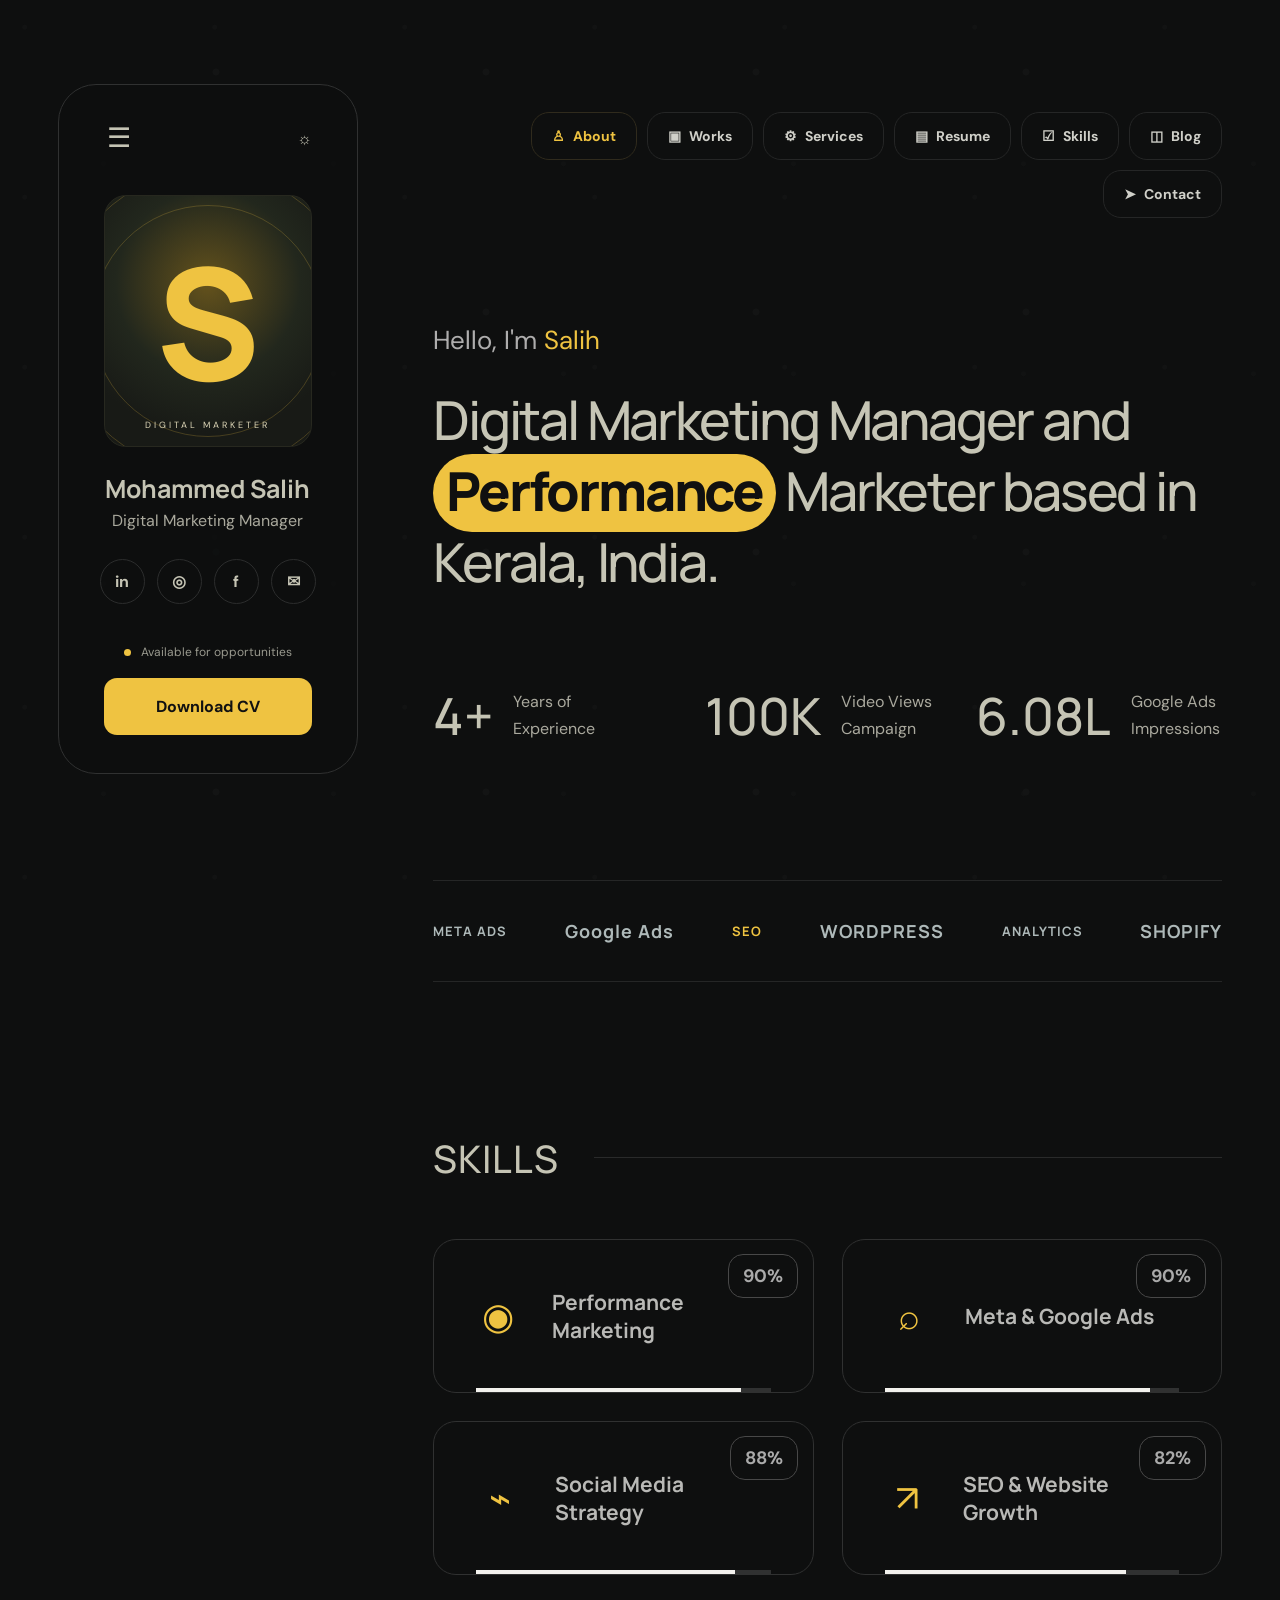
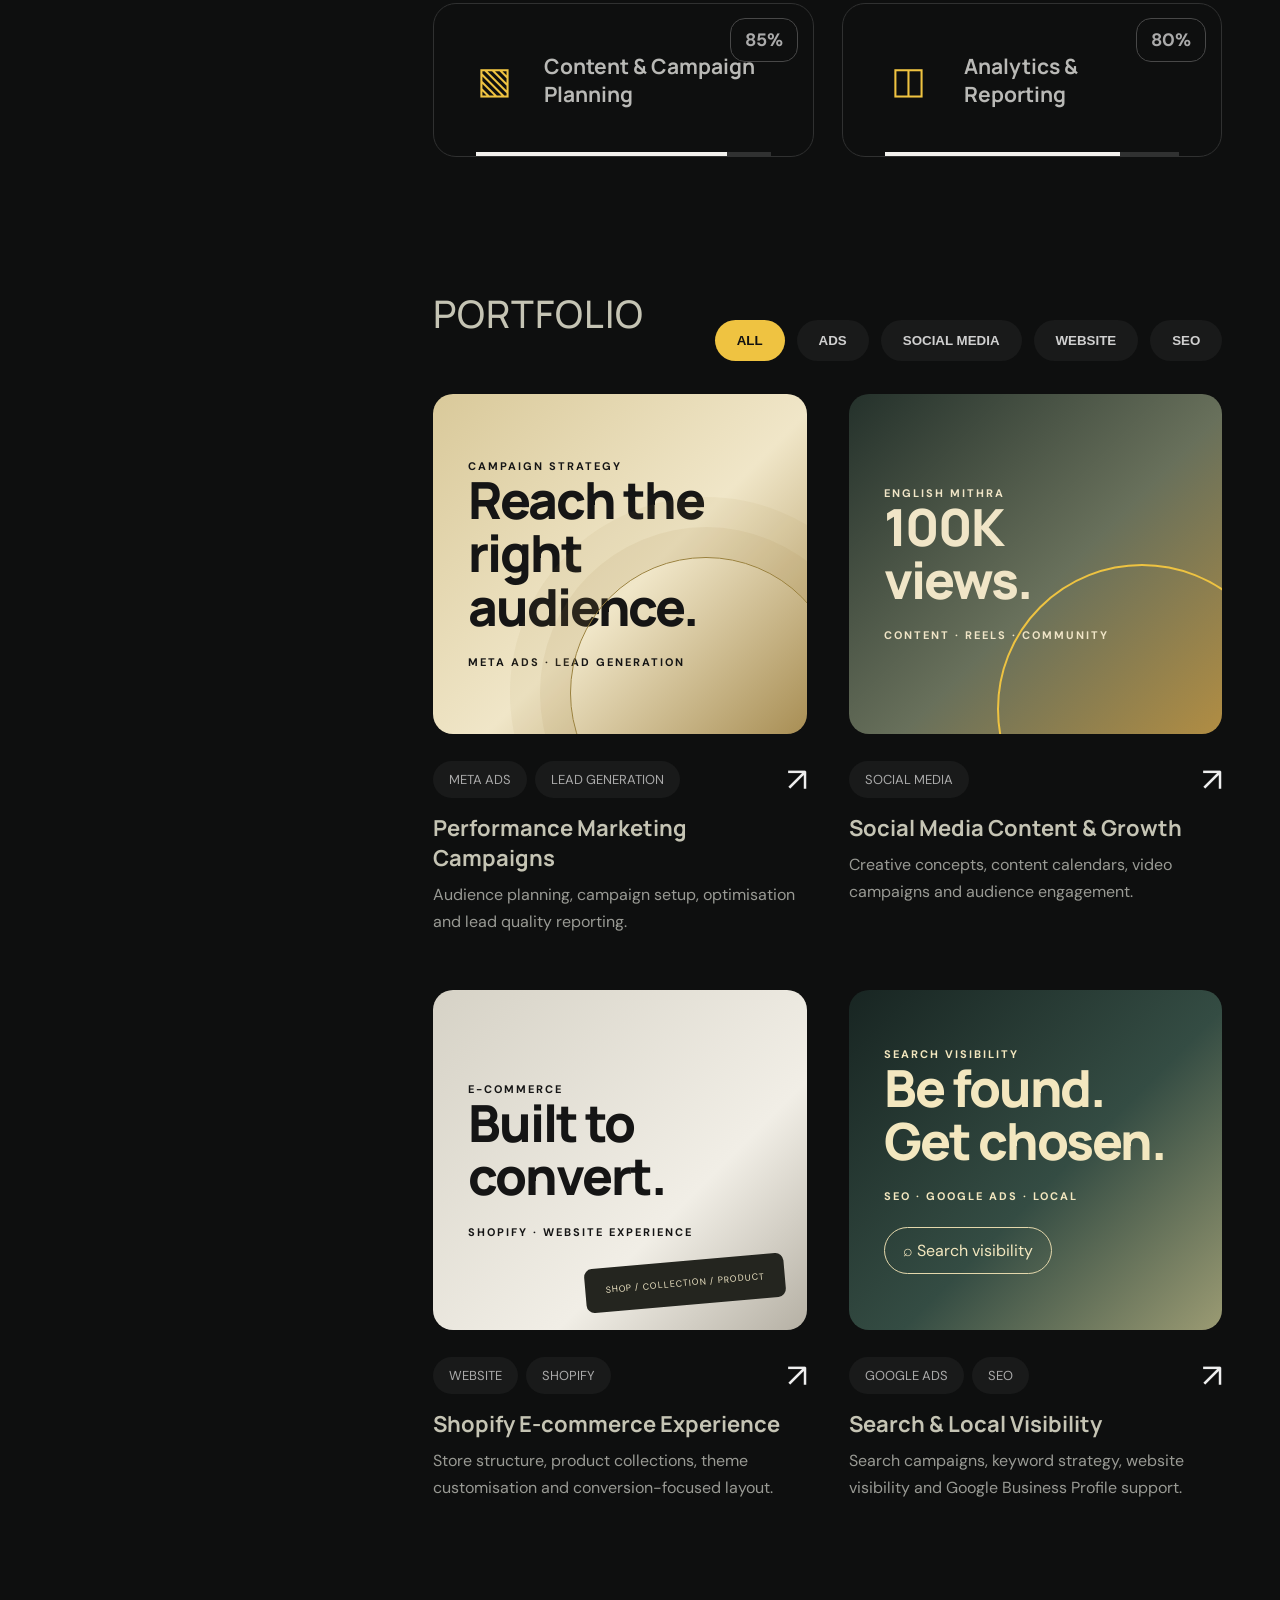
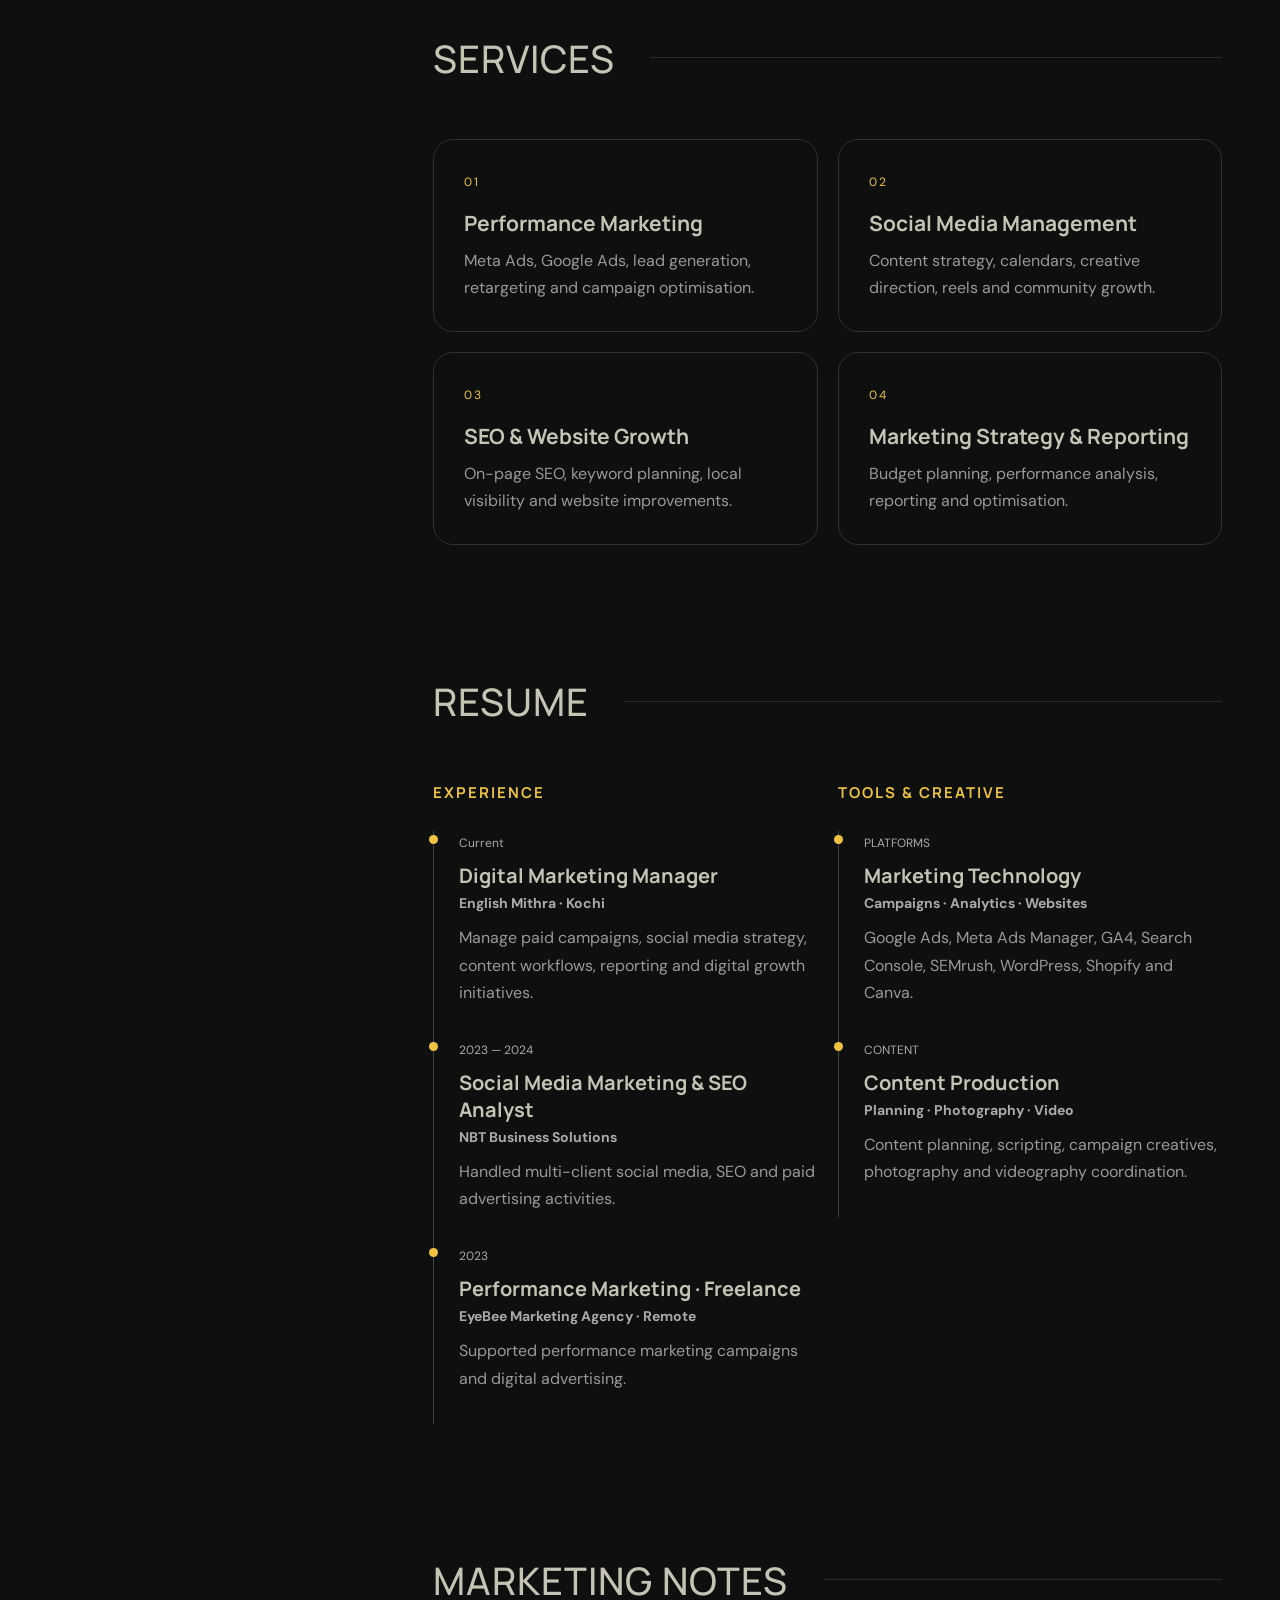
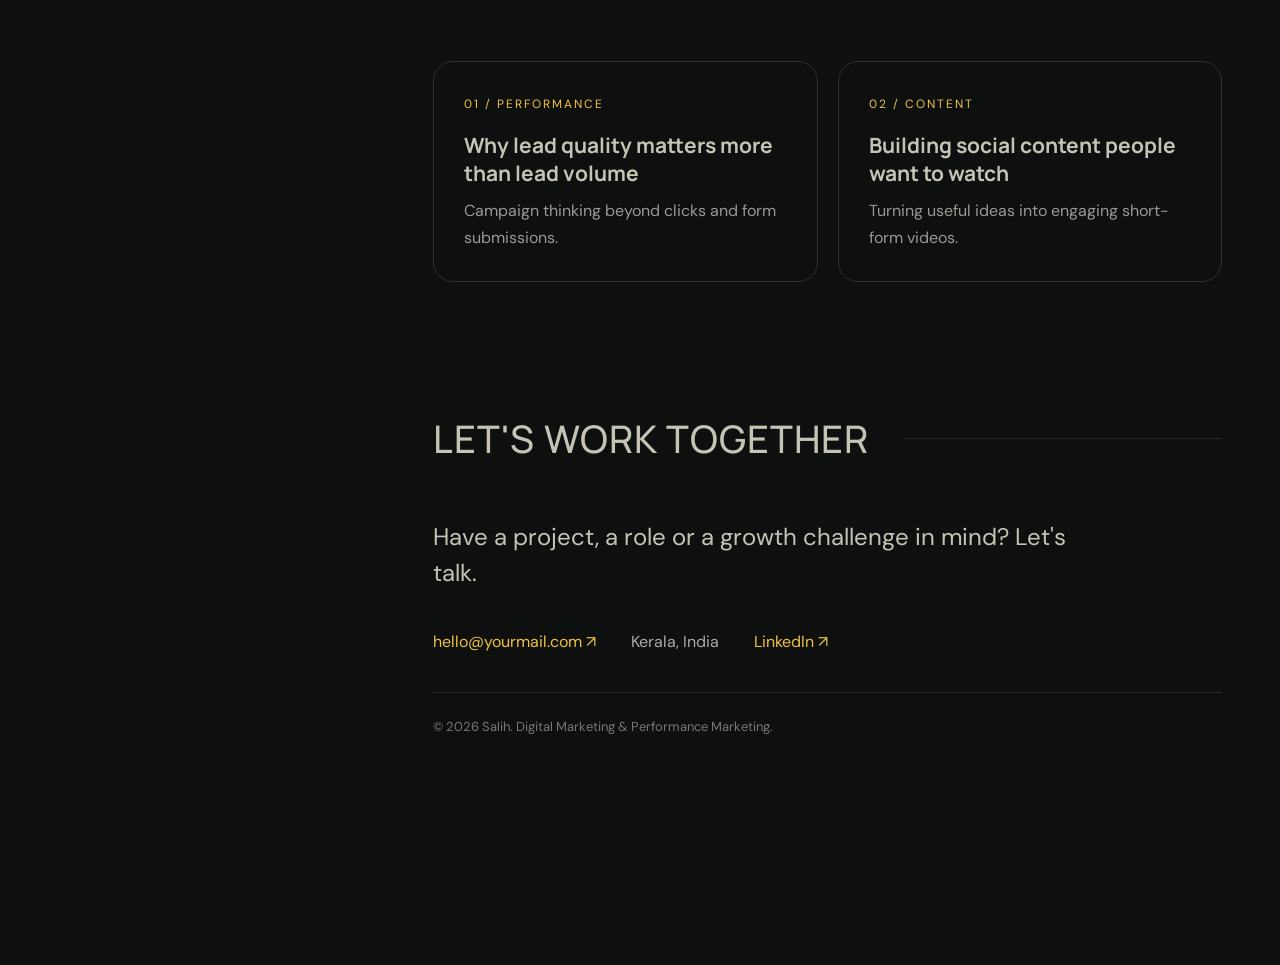
<file: index.html>
<!doctype html><html lang="en"><head><meta charset="utf-8"><meta name="viewport" content="width=device-width,initial-scale=1"><meta name="description" content="Salih — Digital Marketing Manager and Performance Marketer"><title>Salih | Digital Marketing Portfolio</title><link rel="preconnect" href="https://fonts.googleapis.com"><link href="https://fonts.googleapis.com/css2?family=DM+Sans:wght@400;500;700&family=Manrope:wght@400;500;700;800&display=swap" rel="stylesheet"><link rel="stylesheet" href="style.css"></head><body><div class="ambient"></div><div class="layout"><aside class="profile-card"><div class="profile-tools"><button class="icon-button menu-toggle" aria-label="Navigation">☰</button><span class="theme-indicator">☼</span></div><div class="portrait"><div class="portrait-initials">S</div><span class="portrait-tag">DIGITAL MARKETER</span></div><h2>Mohammed Salih</h2><p class="role">Digital Marketing Manager</p><div class="socials"><a href="#" aria-label="LinkedIn">in</a><a href="#" aria-label="Instagram">◎</a><a href="#" aria-label="Facebook">f</a><a href="mailto:hello@yourmail.com">✉</a></div><div class="profile-bottom"><p class="availability"><i></i> Available for opportunities</p><a class="button button-yellow" href="Salih-CV.pdf" download>Download CV</a></div></aside><main class="main-content"><nav class="top-nav"><a class="nav-link active" href="#about">♙ <span>About</span></a><a class="nav-link" href="#works">▣ <span>Works</span></a><a class="nav-link" href="#services">⚙ <span>Services</span></a><a class="nav-link" href="#resume">▤ <span>Resume</span></a><a class="nav-link" href="#skills">☑ <span>Skills</span></a><a class="nav-link" href="#insights">◫ <span>Blog</span></a><a class="nav-link" href="#contact">➤ <span>Contact</span></a></nav><section class="hero section" id="about"><p class="eyebrow">Hello, I'm <span>Salih</span></p><h1>Digital Marketing Manager and <mark>Performance</mark> Marketer based in Kerala, India.</h1><div class="hero-stats"><div class="stat"><strong>4+</strong><span>Years of<br>Experience</span></div><div class="stat"><strong>100K</strong><span>Video Views<br>Campaign</span></div><div class="stat"><strong>6.08L</strong><span>Google Ads<br>Impressions</span></div></div></section><section class="client-strip"><span>META ADS</span><b>Google Ads</b><span class="seo-mark">SEO</span><b>WORDPRESS</b><span>ANALYTICS</span><b>SHOPIFY</b></section><section class="section" id="skills"><div class="section-heading"><h2>SKILLS</h2><span></span></div><div class="skill-grid"><article class="skill-card"><div class="skill-icon">◉</div><h3>Performance Marketing</h3><b>90%</b><div class="progress"><i style="width:90%"></i></div></article><article class="skill-card"><div class="skill-icon">⌕</div><h3>Meta & Google Ads</h3><b>90%</b><div class="progress"><i style="width:90%"></i></div></article><article class="skill-card"><div class="skill-icon">⌁</div><h3>Social Media Strategy</h3><b>88%</b><div class="progress"><i style="width:88%"></i></div></article><article class="skill-card"><div class="skill-icon">↗</div><h3>SEO & Website Growth</h3><b>82%</b><div class="progress"><i style="width:82%"></i></div></article><article class="skill-card"><div class="skill-icon">▧</div><h3>Content & Campaign Planning</h3><b>85%</b><div class="progress"><i style="width:85%"></i></div></article><article class="skill-card"><div class="skill-icon">◫</div><h3>Analytics & Reporting</h3><b>80%</b><div class="progress"><i style="width:80%"></i></div></article></div></section><section class="section" id="works"><div class="portfolio-head"><div class="section-heading"><h2>PORTFOLIO</h2><span></span></div><div class="filters"><button class="filter active" data-filter="all">ALL</button><button class="filter" data-filter="ads">ADS</button><button class="filter" data-filter="social">SOCIAL MEDIA</button><button class="filter" data-filter="web">WEBSITE</button><button class="filter" data-filter="seo">SEO</button></div></div><div class="project-grid"><article class="project" data-category="ads social"><div class="project-art art-one"><span class="art-kicker">CAMPAIGN STRATEGY</span><strong>Reach the<br>right audience.</strong><small>META ADS · LEAD GENERATION</small></div><div class="project-meta"><span class="tag">META ADS</span><span class="tag">LEAD GENERATION</span><a href="#contact">↗</a></div><h3>Performance Marketing Campaigns</h3><p>Audience planning, campaign setup, optimisation and lead quality reporting.</p></article><article class="project" data-category="social"><div class="project-art art-two"><span class="art-kicker">ENGLISH MITHRA</span><strong>100K<br>views.</strong><small>CONTENT · REELS · COMMUNITY</small><div class="art-ring"></div></div><div class="project-meta"><span class="tag">SOCIAL MEDIA</span><a href="#contact">↗</a></div><h3>Social Media Content & Growth</h3><p>Creative concepts, content calendars, video campaigns and audience engagement.</p></article><article class="project" data-category="web"><div class="project-art art-three"><span class="art-kicker">E-COMMERCE</span><strong>Built to<br>convert.</strong><small>SHOPIFY · WEBSITE EXPERIENCE</small><div class="art-window">SHOP / COLLECTION / PRODUCT</div></div><div class="project-meta"><span class="tag">WEBSITE</span><span class="tag">SHOPIFY</span><a href="#contact">↗</a></div><h3>Shopify E-commerce Experience</h3><p>Store structure, product collections, theme customisation and conversion-focused layout.</p></article><article class="project" data-category="seo ads"><div class="project-art art-four"><span class="art-kicker">SEARCH VISIBILITY</span><strong>Be found.<br>Get chosen.</strong><small>SEO · GOOGLE ADS · LOCAL</small><div class="search-pill">⌕ Search visibility</div></div><div class="project-meta"><span class="tag">GOOGLE ADS</span><span class="tag">SEO</span><a href="#contact">↗</a></div><h3>Search & Local Visibility</h3><p>Search campaigns, keyword strategy, website visibility and Google Business Profile support.</p></article></div></section><section class="section" id="services"><div class="section-heading"><h2>SERVICES</h2><span></span></div><div class="service-grid"><article class="service-card"><span>01</span><h3>Performance Marketing</h3><p>Meta Ads, Google Ads, lead generation, retargeting and campaign optimisation.</p></article><article class="service-card"><span>02</span><h3>Social Media Management</h3><p>Content strategy, calendars, creative direction, reels and community growth.</p></article><article class="service-card"><span>03</span><h3>SEO & Website Growth</h3><p>On-page SEO, keyword planning, local visibility and website improvements.</p></article><article class="service-card"><span>04</span><h3>Marketing Strategy & Reporting</h3><p>Budget planning, performance analysis, reporting and optimisation.</p></article></div></section><section class="section" id="resume"><div class="section-heading"><h2>RESUME</h2><span></span></div><div class="resume-columns"><div><h3 class="column-title">EXPERIENCE</h3><article class="timeline-item"><time>Current</time><h3>Digital Marketing Manager</h3><h4>English Mithra · Kochi</h4><p>Manage paid campaigns, social media strategy, content workflows, reporting and digital growth initiatives.</p></article><article class="timeline-item"><time>2023 — 2024</time><h3>Social Media Marketing & SEO Analyst</h3><h4>NBT Business Solutions</h4><p>Handled multi-client social media, SEO and paid advertising activities.</p></article><article class="timeline-item"><time>2023</time><h3>Performance Marketing · Freelance</h3><h4>EyeBee Marketing Agency · Remote</h4><p>Supported performance marketing campaigns and digital advertising.</p></article></div><div><h3 class="column-title">TOOLS & CREATIVE</h3><article class="timeline-item"><time>PLATFORMS</time><h3>Marketing Technology</h3><h4>Campaigns · Analytics · Websites</h4><p>Google Ads, Meta Ads Manager, GA4, Search Console, SEMrush, WordPress, Shopify and Canva.</p></article><article class="timeline-item"><time>CONTENT</time><h3>Content Production</h3><h4>Planning · Photography · Video</h4><p>Content planning, scripting, campaign creatives, photography and videography coordination.</p></article></div></div></section><section class="section" id="insights"><div class="section-heading"><h2>MARKETING NOTES</h2><span></span></div><div class="note-grid"><article><span>01 / PERFORMANCE</span><h3>Why lead quality matters more than lead volume</h3><p>Campaign thinking beyond clicks and form submissions.</p></article><article><span>02 / CONTENT</span><h3>Building social content people want to watch</h3><p>Turning useful ideas into engaging short-form videos.</p></article></div></section><section class="section" id="contact"><div class="section-heading"><h2>LET'S WORK TOGETHER</h2><span></span></div><p class="contact-intro">Have a project, a role or a growth challenge in mind? Let's talk.</p><div class="contact-details"><a href="mailto:hello@yourmail.com">hello@yourmail.com ↗</a><span>Kerala, India</span><a href="#">LinkedIn ↗</a></div><footer>© 2026 Salih. Digital Marketing & Performance Marketing.</footer></section></main></div><script src="script.js"></script></body></html>
</file>
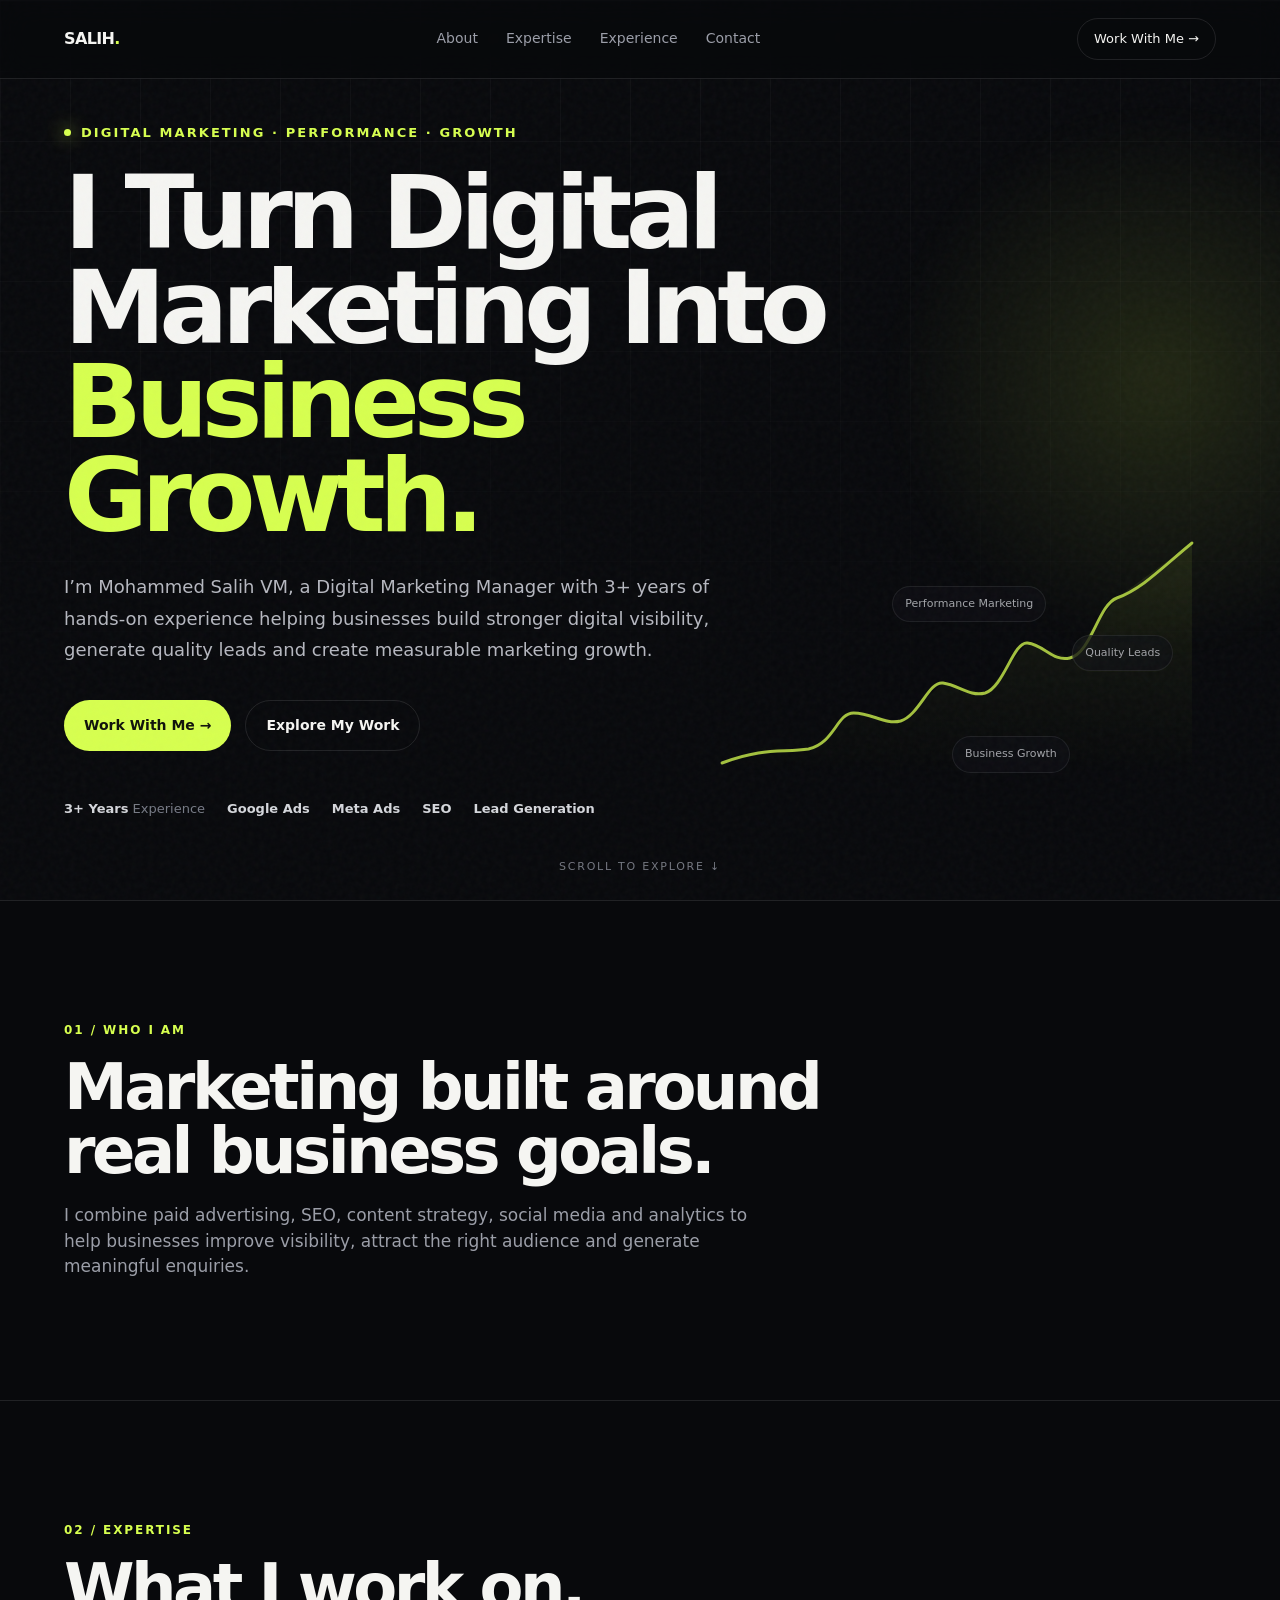
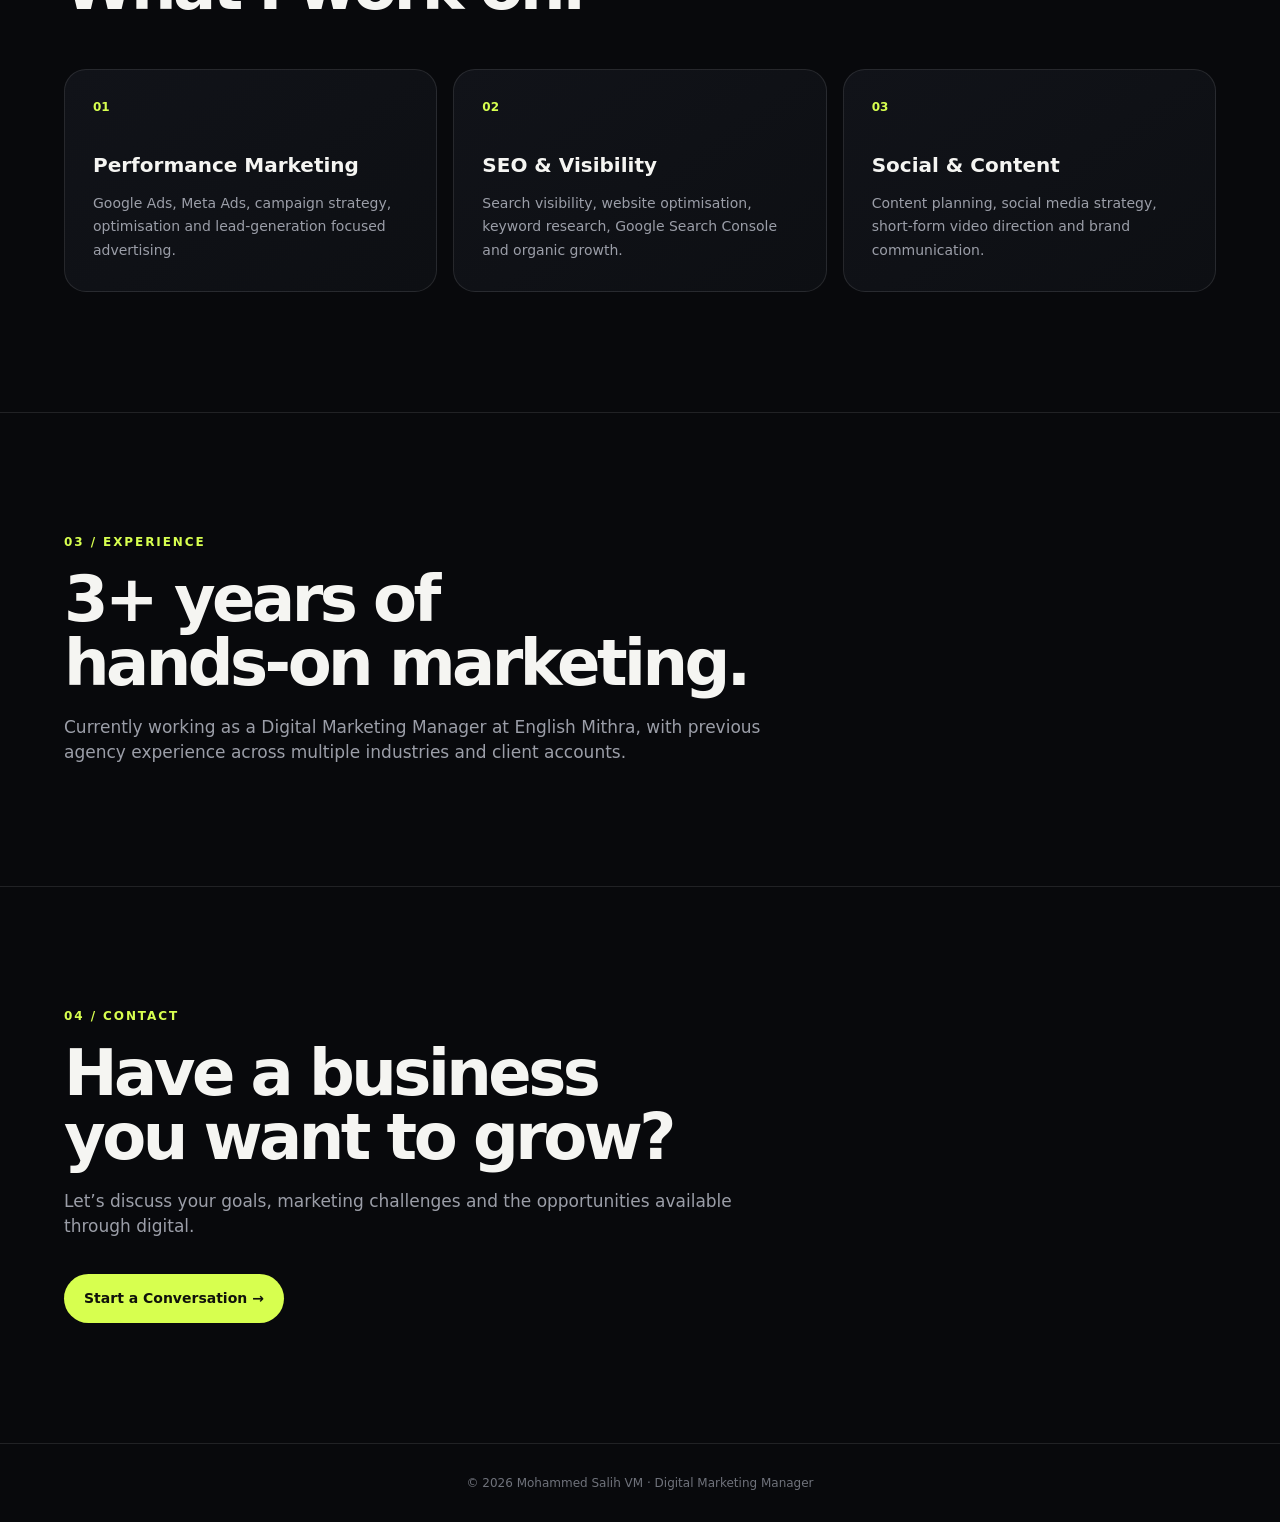
<file: mohammed-salih-portfolio (1).html>
<!DOCTYPE html>
<html lang="en">
<head>
  <meta charset="UTF-8">
  <meta name="viewport" content="width=device-width, initial-scale=1.0">
  <meta name="description" content="Mohammed Salih VM — Digital Marketing Manager specializing in performance marketing, lead generation, SEO and business growth.">
  <title>Mohammed Salih VM | Digital Marketing Manager</title>
  <style>
    :root{
      --bg:#08090c;
      --panel:#101217;
      --text:#f5f5f2;
      --muted:#9b9ea8;
      --line:rgba(255,255,255,.10);
      --accent:#d7ff4f;
      --accent2:#8da52f;
      --max:1200px;
    }
    *{box-sizing:border-box;margin:0;padding:0}
    html{scroll-behavior:smooth}
    body{
      font-family:Inter,ui-sans-serif,system-ui,-apple-system,BlinkMacSystemFont,"Segoe UI",sans-serif;
      background:var(--bg);color:var(--text);line-height:1.5;overflow-x:hidden
    }
    a{color:inherit;text-decoration:none}
    .noise{position:fixed;inset:0;pointer-events:none;opacity:.035;background-image:url("data:image/svg+xml,%3Csvg viewBox='0 0 180 180' xmlns='http://www.w3.org/2000/svg'%3E%3Cfilter id='n'%3E%3CfeTurbulence type='fractalNoise' baseFrequency='.9' numOctaves='3' stitchTiles='stitch'/%3E%3C/filter%3E%3Crect width='100%25' height='100%25' filter='url(%23n)'/%3E%3C/svg%3E");z-index:10}
    nav{
      position:fixed;top:0;left:0;right:0;z-index:20;
      backdrop-filter:blur(16px);background:rgba(8,9,12,.72);border-bottom:1px solid var(--line)
    }
    .nav-inner{max-width:var(--max);margin:auto;padding:18px 24px;display:flex;align-items:center;justify-content:space-between}
    .brand{font-weight:800;letter-spacing:-.04em}
    .brand span{color:var(--accent)}
    .nav-links{display:flex;gap:28px;color:var(--muted);font-size:14px}
    .nav-links a:hover{color:var(--text)}
    .nav-cta{padding:10px 16px;border:1px solid var(--line);border-radius:999px;font-size:13px}
    .nav-cta:hover{border-color:var(--accent)}
    .hero{min-height:100vh;position:relative;display:flex;align-items:center;overflow:hidden}
    .hero-grid{
      position:absolute;inset:0;
      background-image:linear-gradient(rgba(255,255,255,.035) 1px,transparent 1px),linear-gradient(90deg,rgba(255,255,255,.035) 1px,transparent 1px);
      background-size:70px 70px;
      mask-image:linear-gradient(to bottom,black,transparent 90%);
    }
    .glow{position:absolute;width:600px;height:600px;border-radius:50%;right:-180px;top:80px;background:radial-gradient(circle,rgba(215,255,79,.12),transparent 65%);filter:blur(10px)}
    .container{max-width:var(--max);width:100%;margin:auto;padding:110px 24px 70px;position:relative;z-index:2}
    .eyebrow{display:flex;align-items:center;gap:10px;color:var(--accent);font-size:13px;font-weight:700;text-transform:uppercase;letter-spacing:.16em;margin-bottom:24px}
    .dot{width:7px;height:7px;border-radius:50%;background:var(--accent);box-shadow:0 0 18px var(--accent)}
    h1{font-size:clamp(52px,8vw,104px);line-height:.92;letter-spacing:-.065em;max-width:900px}
    h1 em{font-style:normal;color:var(--accent)}
    .hero-copy{max-width:700px;margin-top:28px;color:#b6b8c0;font-size:18px;line-height:1.75}
    .actions{display:flex;gap:14px;flex-wrap:wrap;margin-top:34px}
    .btn{display:inline-flex;align-items:center;justify-content:center;padding:14px 20px;border-radius:999px;font-weight:750;font-size:14px;transition:.25s ease}
    .btn-primary{background:var(--accent);color:#10120b}
    .btn-primary:hover{transform:translateY(-2px);box-shadow:0 12px 35px rgba(215,255,79,.15)}
    .btn-secondary{border:1px solid var(--line);color:var(--text)}
    .btn-secondary:hover{border-color:rgba(215,255,79,.55);transform:translateY(-2px)}
    .credibility{display:flex;gap:22px;flex-wrap:wrap;margin-top:48px;color:#777b86;font-size:13px}
    .credibility b{color:#d5d7dc}
    .hero-graph{position:absolute;right:4%;bottom:12%;width:min(470px,42vw);height:260px;opacity:.75}
    .hero-graph svg{width:100%;height:100%;overflow:visible}
    .graph-line{fill:none;stroke:var(--accent);stroke-width:3;stroke-linecap:round;stroke-dasharray:800;stroke-dashoffset:800;animation:draw 2.8s ease forwards 1s}
    .graph-area{fill:url(#fade);opacity:.35}
    @keyframes draw{to{stroke-dashoffset:0}}
    .tag{position:absolute;padding:9px 12px;border:1px solid var(--line);background:rgba(16,18,23,.75);backdrop-filter:blur(10px);border-radius:999px;font-size:11px;color:#d7d9de;animation:float 4s ease-in-out infinite}
    .tag.one{right:31%;top:24%}.tag.two{right:4%;top:43%;animation-delay:.8s}.tag.three{right:26%;bottom:4%;animation-delay:1.4s}
    @keyframes float{50%{transform:translateY(-8px)}}
    .scroll{position:absolute;bottom:25px;left:50%;transform:translateX(-50%);font-size:11px;letter-spacing:.16em;text-transform:uppercase;color:#747780}
    section{border-top:1px solid var(--line)}
    .section{max-width:var(--max);margin:auto;padding:120px 24px}
    .kicker{color:var(--accent);font-size:12px;text-transform:uppercase;letter-spacing:.16em;font-weight:800;margin-bottom:16px}
    h2{font-size:clamp(38px,5vw,66px);letter-spacing:-.055em;line-height:1}
    .section-intro{max-width:700px;color:var(--muted);font-size:17px;margin-top:20px}
    .cards{display:grid;grid-template-columns:repeat(3,1fr);gap:16px;margin-top:50px}
    .card{padding:28px;background:linear-gradient(145deg,#111319,#0d0f13);border:1px solid var(--line);border-radius:22px;min-height:190px}
    .card h3{font-size:20px;margin-bottom:12px}
    .card p{color:var(--muted);font-size:14px;line-height:1.7}
    .number{color:var(--accent);font-size:12px;font-weight:800;margin-bottom:34px}
    footer{border-top:1px solid var(--line);padding:30px 24px;color:#6f727b;text-align:center;font-size:12px}
    @media(max-width:850px){
      .nav-links{display:none}
      .hero-graph{position:relative;right:auto;bottom:auto;width:100%;height:220px;margin-top:40px}
      .container{padding-top:130px}
      .cards{grid-template-columns:1fr}
    }
    @media(max-width:520px){
      h1{font-size:52px}
      .hero-copy{font-size:16px}
      .section{padding:85px 20px}
      .container{padding-left:20px;padding-right:20px}
      .credibility{gap:10px 18px}
      .hero-graph{height:180px}
    }
    @media(prefers-reduced-motion:reduce){
      *,*::before,*::after{scroll-behavior:auto!important;animation:none!important;transition:none!important}
    }
  </style>
</head>
<body>
  <div class="noise"></div>

  <nav>
    <div class="nav-inner">
      <a class="brand" href="#top">SALIH<span>.</span></a>
      <div class="nav-links">
        <a href="#about">About</a>
        <a href="#expertise">Expertise</a>
        <a href="#experience">Experience</a>
        <a href="#contact">Contact</a>
      </div>
      <a class="nav-cta" href="#contact">Work With Me →</a>
    </div>
  </nav>

  <main id="top">
    <section class="hero">
      <div class="hero-grid"></div>
      <div class="glow"></div>

      <div class="container">
        <div class="eyebrow"><span class="dot"></span> Digital Marketing · Performance · Growth</div>

        <h1>I Turn Digital Marketing Into <em>Business Growth.</em></h1>

        <p class="hero-copy">
          I’m Mohammed Salih VM, a Digital Marketing Manager with 3+ years of hands-on experience helping businesses build stronger digital visibility, generate quality leads and create measurable marketing growth.
        </p>

        <div class="actions">
          <a class="btn btn-primary" href="#contact">Work With Me →</a>
          <a class="btn btn-secondary" href="#expertise">Explore My Work</a>
        </div>

        <div class="credibility">
          <span><b>3+ Years</b> Experience</span>
          <span><b>Google Ads</b></span>
          <span><b>Meta Ads</b></span>
          <span><b>SEO</b></span>
          <span><b>Lead Generation</b></span>
        </div>

        <div class="hero-graph" aria-hidden="true">
          <svg viewBox="0 0 500 260" preserveAspectRatio="none">
            <defs>
              <linearGradient id="fade" x1="0" y1="0" x2="0" y2="1">
                <stop offset="0%" stop-color="#d7ff4f" stop-opacity=".32"/>
                <stop offset="100%" stop-color="#d7ff4f" stop-opacity="0"/>
              </linearGradient>
            </defs>
            <path class="graph-area" d="M0 240 L45 224 L92 226 L140 190 L190 198 L235 160 L280 170 L325 120 L370 135 L420 75 L500 20 L500 260 L0 260 Z"/>
            <path class="graph-line" d="M0 240 C45 224,65 230,92 226 C120 220,122 190,140 190 C160 190,173 202,190 198 C210 192,220 158,235 160 C252 162,263 174,280 170 C300 164,310 118,325 120 C343 122,352 139,370 135 C393 130,400 82,420 75 C447 66,470 43,500 20"/>
          </svg>
          <div class="tag one">Performance Marketing</div>
          <div class="tag two">Quality Leads</div>
          <div class="tag three">Business Growth</div>
        </div>
      </div>

      <div class="scroll">Scroll to explore ↓</div>
    </section>

    <section id="about">
      <div class="section">
        <div class="kicker">01 / Who I Am</div>
        <h2>Marketing built around<br>real business goals.</h2>
        <p class="section-intro">
          I combine paid advertising, SEO, content strategy, social media and analytics to help businesses improve visibility, attract the right audience and generate meaningful enquiries.
        </p>
      </div>
    </section>

    <section id="expertise">
      <div class="section">
        <div class="kicker">02 / Expertise</div>
        <h2>What I work on.</h2>
        <div class="cards">
          <article class="card"><div class="number">01</div><h3>Performance Marketing</h3><p>Google Ads, Meta Ads, campaign strategy, optimisation and lead-generation focused advertising.</p></article>
          <article class="card"><div class="number">02</div><h3>SEO & Visibility</h3><p>Search visibility, website optimisation, keyword research, Google Search Console and organic growth.</p></article>
          <article class="card"><div class="number">03</div><h3>Social & Content</h3><p>Content planning, social media strategy, short-form video direction and brand communication.</p></article>
        </div>
      </div>
    </section>

    <section id="experience">
      <div class="section">
        <div class="kicker">03 / Experience</div>
        <h2>3+ years of<br>hands-on marketing.</h2>
        <p class="section-intro">
          Currently working as a Digital Marketing Manager at English Mithra, with previous agency experience across multiple industries and client accounts.
        </p>
      </div>
    </section>

    <section id="contact">
      <div class="section">
        <div class="kicker">04 / Contact</div>
        <h2>Have a business<br>you want to grow?</h2>
        <p class="section-intro">Let’s discuss your goals, marketing challenges and the opportunities available through digital.</p>
        <div class="actions">
          <a class="btn btn-primary" href="mailto:YOUR-EMAIL@example.com">Start a Conversation →</a>
        </div>
      </div>
    </section>
  </main>

  <footer>
    © <span id="year"></span> Mohammed Salih VM · Digital Marketing Manager
  </footer>

  <script>
    document.getElementById("year").textContent = new Date().getFullYear();

    // Subtle pointer movement for the hero glow.
    const glow = document.querySelector(".glow");
    if (glow && !window.matchMedia("(prefers-reduced-motion: reduce)").matches) {
      window.addEventListener("pointermove", (e) => {
        const x = (e.clientX / window.innerWidth - .5) * 35;
        const y = (e.clientY / window.innerHeight - .5) * 25;
        glow.style.transform = `translate(${x}px, ${y}px)`;
      }, {passive:true});
    }
  </script>
</body>
</html>
</file>
<file: style.css>
*{box-sizing:border-box}html{scroll-behavior:smooth;scroll-padding-top:35px}body{margin:0;background:#0e0f0f;color:#c5c4b4;font-family:"DM Sans",sans-serif;overflow-x:hidden}.ambient{position:fixed;inset:0;pointer-events:none;opacity:.22;z-index:-1;background-image:radial-gradient(circle at 13% 16%,#252626 0 2px,transparent 3px),radial-gradient(circle at 80% 30%,#292a29 0 3px,transparent 4px),radial-gradient(circle at 45% 78%,#202121 0 2px,transparent 3px);background-size:190px 170px,270px 240px,230px 210px}.layout{width:min(1660px,calc(100% - 9vw));margin:84px auto 100px;display:grid;grid-template-columns:minmax(300px,25.5%) 1fr;gap:6.5%}.profile-card{height:690px;position:sticky;top:40px;border:1px solid #303131;border-radius:38px;padding:34px 45px 38px;display:flex;flex-direction:column;align-items:center;background:rgba(14,15,15,.74)}.profile-tools{width:100%;display:flex;justify-content:space-between;align-items:center;margin-bottom:38px}.icon-button{border:0;background:none;color:#c5c4b4;font-size:27px;cursor:pointer}.menu-toggle{display:grid;gap:5px;padding:3px}.menu-toggle span{display:block;width:24px;height:2px;background:#c5c4b4}.portrait{width:100%;height:290px;border-radius:22px;background:radial-gradient(circle at 50% 35%,#64521c,#22271d 48%,#181a16 78%);display:flex;align-items:center;justify-content:center;position:relative;overflow:hidden;border:1px solid #27281f}.portrait:before,.portrait:after{content:"";position:absolute;border:1px solid rgba(238,193,65,.22);border-radius:50%;width:230px;height:230px}.portrait:after{width:300px;height:300px}.portrait-initials{font:800 155px Manrope,sans-serif;color:#efc341;z-index:1}.portrait-tag{position:absolute;bottom:15px;letter-spacing:3px;font-size:9px;color:#ded7b8}.profile-card h2{font:700 25px Manrope,sans-serif;margin:24px 0 4px}.role{margin:0;color:#aaa99d;font-size:16px}.socials{display:flex;gap:12px;margin:28px 0}.socials a{height:45px;width:45px;border:1px solid #2c2d2d;border-radius:50%;display:grid;place-items:center;color:#c5c4b4;text-decoration:none;font-weight:700}.socials a:hover{background:#efc341;color:#101010}.profile-bottom{margin-top:auto;width:100%;text-align:center}.availability{font-size:12px;color:#99998e;margin-bottom:18px}.availability i{display:inline-block;width:7px;height:7px;border-radius:50%;background:#efc341;margin-right:7px}.button{display:block;text-decoration:none;padding:18px 20px;border-radius:13px;font-weight:700}.button-yellow{background:#efc341;color:#111}.main-content{min-width:0}.top-nav{display:flex;justify-content:flex-end;gap:10px;flex-wrap:wrap;margin:28px 0 105px}.nav-link{padding:14px 20px;border:1px solid #252626;border-radius:18px;text-decoration:none;color:#d0d0c9;font-size:14px;font-weight:700;white-space:nowrap}.nav-link span{margin-left:5px}.nav-link.active,.nav-link:hover{color:#efc341;border-color:#302b1d}.section{margin-bottom:130px}.eyebrow{font-size:26px;color:#aeadad;margin:0 0 28px}.eyebrow span{color:#efc341}.hero h1{font:500 clamp(42px,4.2vw,68px)/1.32 Manrope,sans-serif;letter-spacing:-2.2px;color:#c6c5b5;margin:0;max-width:1100px}.hero mark{background:#efc341;color:#101010;border-radius:70px;padding:0 13px 5px;font-weight:800}.hero-stats{display:grid;grid-template-columns:repeat(3,1fr);gap:25px;margin-top:82px}.stat{display:flex;align-items:center;gap:20px}.stat strong{font:500 clamp(42px,4vw,67px) Manrope,sans-serif}.stat span{font-size:16px;line-height:1.7;color:#aaa99e}.client-strip{border-block:1px solid #252626;padding:38px 0;margin:0 0 150px;display:flex;justify-content:space-between;align-items:center;gap:20px;color:#aeb9b9;font:700 18px Manrope,sans-serif;letter-spacing:1px}.client-strip span{font-size:13px}.seo-mark{color:#efc341}.section-heading{display:flex;align-items:center;gap:35px;margin-bottom:55px}.section-heading h2{font:500 38px Manrope,sans-serif;letter-spacing:1px;margin:0;white-space:nowrap}.section-heading span{height:1px;background:#292a2a;flex:1}.skill-grid{display:grid;grid-template-columns:1fr 1fr;gap:28px}.skill-card{height:154px;border:1px solid #303131;border-radius:23px;padding:34px 42px;display:flex;align-items:center;gap:32px;position:relative}.skill-icon{font-size:37px;color:#efc341;width:48px;text-align:center}.skill-card h3{font:700 21px Manrope,sans-serif;color:#b9b9b6;margin:0}.skill-card>b{position:absolute;right:15px;top:14px;border:1px solid #484848;border-radius:15px;padding:9px 14px;font-size:18px;color:#aaa}.progress{height:4px;background:#303131;position:absolute;left:42px;right:42px;bottom:0}.progress i{height:100%;display:block;background:#f2f1ed}.portfolio-head{display:flex;justify-content:space-between;align-items:center;gap:25px}.filters{display:flex;gap:12px;flex-wrap:wrap}.filter{border:0;background:#191a1a;color:#d0d0d0;padding:13px 22px;border-radius:30px;font-weight:700;cursor:pointer}.filter.active,.filter:hover{background:#efc341;color:#111}.project-grid{display:grid;grid-template-columns:1fr 1fr;gap:55px 42px}.project-art{height:340px;border-radius:20px;position:relative;overflow:hidden;padding:35px;display:flex;flex-direction:column;justify-content:center;color:#151515}.project-art strong{font:800 clamp(37px,4vw,60px)/1.04 Manrope,sans-serif;letter-spacing:-2px}.art-kicker,.project-art small{font-size:11px;font-weight:700;letter-spacing:2px}.project-art small{margin-top:22px}.art-one{background:linear-gradient(135deg,#d9c99a,#f0e6c8 55%,#a88e54)}.art-one:after{content:"";position:absolute;width:270px;height:270px;border:1px solid #9a813e;border-radius:50%;right:-35px;bottom:-95px;box-shadow:0 0 0 30px #9a813e18,0 0 0 60px #9a813e12}.art-two{background:linear-gradient(135deg,#24312b,#68705b 55%,#b18d43);color:#f0e5c7}.art-ring{position:absolute;width:290px;height:290px;border:2px solid #eec341;border-radius:50%;right:-65px;bottom:-120px}.art-three{background:linear-gradient(135deg,#d6d2c6,#f1eee6 65%,#b5b0a4)}.art-window{position:absolute;right:22px;bottom:25px;background:#24251f;color:#eee5c5;padding:16px 20px;border-radius:8px;font-size:9px;letter-spacing:1px;transform:rotate(-5deg)}.art-four{background:linear-gradient(135deg,#182522,#344c43 55%,#9b9b73);color:#f3e7bf}.search-pill{margin-top:24px;border:1px solid #e4d8ac;border-radius:25px;padding:12px 18px;width:max-content}.project-meta{display:flex;align-items:center;gap:8px;margin:24px 0 12px}.tag{padding:10px 16px;border-radius:30px;background:#191a1a;color:#aaa;font-size:13px}.project-meta a{margin-left:auto;color:#eee;text-decoration:none;font-size:33px}.project h3{font:700 22px Manrope,sans-serif;margin:0 0 8px}.project p,.service-card p,.timeline-item p,.note-grid p{color:#999a94;line-height:1.7;margin:0}.project[hidden]{display:none}.service-grid,.resume-columns,.note-grid{display:grid;grid-template-columns:1fr 1fr;gap:20px}.service-card,.note-grid article{border:1px solid #303131;border-radius:20px;padding:30px}.service-card{min-height:190px}.service-card>span,.note-grid article>span{color:#efc341;font-size:12px;letter-spacing:2px}.service-card h3,.note-grid h3{font:700 21px Manrope,sans-serif;margin:18px 0 10px}.column-title{font:700 15px Manrope,sans-serif;letter-spacing:2px;margin:0 0 28px;color:#efc341}.timeline-item{border-left:1px solid #444;padding:0 0 32px 25px;position:relative}.timeline-item:before{content:"";position:absolute;left:-5px;top:4px;width:9px;height:9px;background:#efc341;border-radius:50%}.timeline-item time{font-size:12px;color:#aaa}.timeline-item h3{font:700 20px Manrope,sans-serif;margin:10px 0 5px}.timeline-item h4{font-size:14px;color:#aaa;margin:0 0 12px}.contact-intro{font-size:24px;max-width:650px;line-height:1.5}.contact-details{display:flex;gap:35px;flex-wrap:wrap;margin:40px 0}.contact-details a{color:#efc341;text-decoration:none}.contact-details span{color:#aaa}footer{border-top:1px solid #292a2a;padding-top:25px;color:#777;font-size:13px}
@media(max-width:1150px){.layout{width:calc(100% - 48px);grid-template-columns:280px 1fr;gap:35px}.profile-card{padding:28px 25px;height:640px}.portrait{height:230px}.top-nav{justify-content:flex-start;margin-bottom:75px}.nav-link{padding:12px 14px}.hero h1{font-size:48px}.skill-card{padding:28px 22px;gap:15px}.progress{left:22px;right:22px}.portfolio-head{display:block}.filters{margin:-25px 0 35px}}
@media(max-width:780px){.layout{display:block;width:calc(100% - 32px);margin:16px auto 60px}.profile-card{position:relative;top:auto;height:auto;min-height:0;padding:22px;border-radius:25px;margin-bottom:24px}.profile-tools{margin-bottom:18px}.portrait{height:230px;max-width:360px}.profile-bottom{margin-top:12px}.socials{margin:18px 0}.top-nav{margin:0 0 65px;justify-content:center;gap:7px}.nav-link{font-size:12px;padding:10px 12px}.nav-link span{margin-left:3px}.section{margin-bottom:85px}.eyebrow{font-size:20px}.hero h1{font-size:clamp(36px,9vw,54px);letter-spacing:-1.5px}.hero-stats{margin-top:50px;gap:12px}.stat{display:block}.stat strong{font-size:36px}.stat span{display:block;font-size:12px}.client-strip{margin-bottom:90px;overflow:hidden;white-space:nowrap;justify-content:flex-start}.section-heading h2{font-size:29px}.section-heading{margin-bottom:35px}.skill-grid,.project-grid,.service-grid,.resume-columns,.note-grid{grid-template-columns:1fr;gap:18px}.skill-card{height:130px}.project-art{height:280px}.project-grid{gap:42px}.portfolio-head{margin-bottom:30px}.filters{gap:7px;margin:0}.filter{padding:10px 14px;font-size:11px}.contact-intro{font-size:20px}}
@media(max-width:390px){.nav-link{font-size:11px;padding:9px}.hero h1{font-size:34px}.stat strong{font-size:31px}.skill-card h3{font-size:16px}.skill-icon{font-size:29px;width:35px}}
</file>
